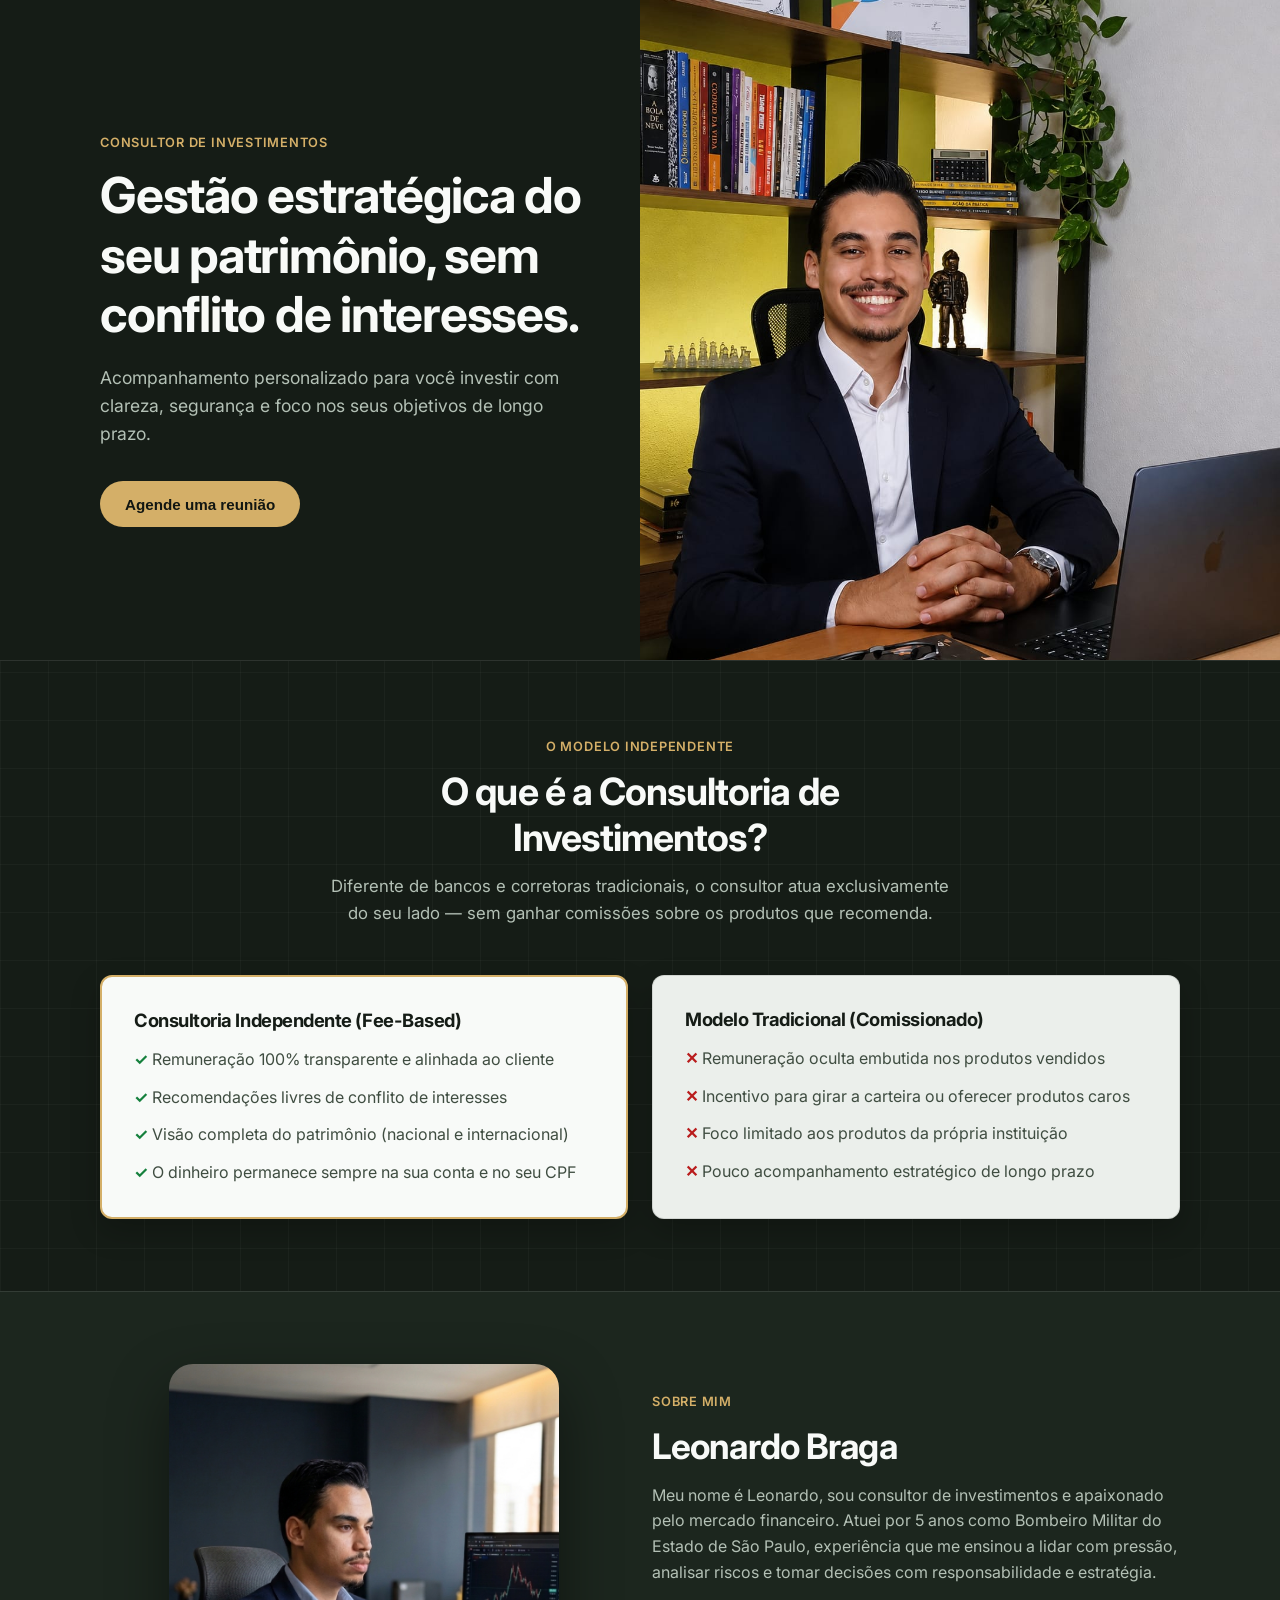
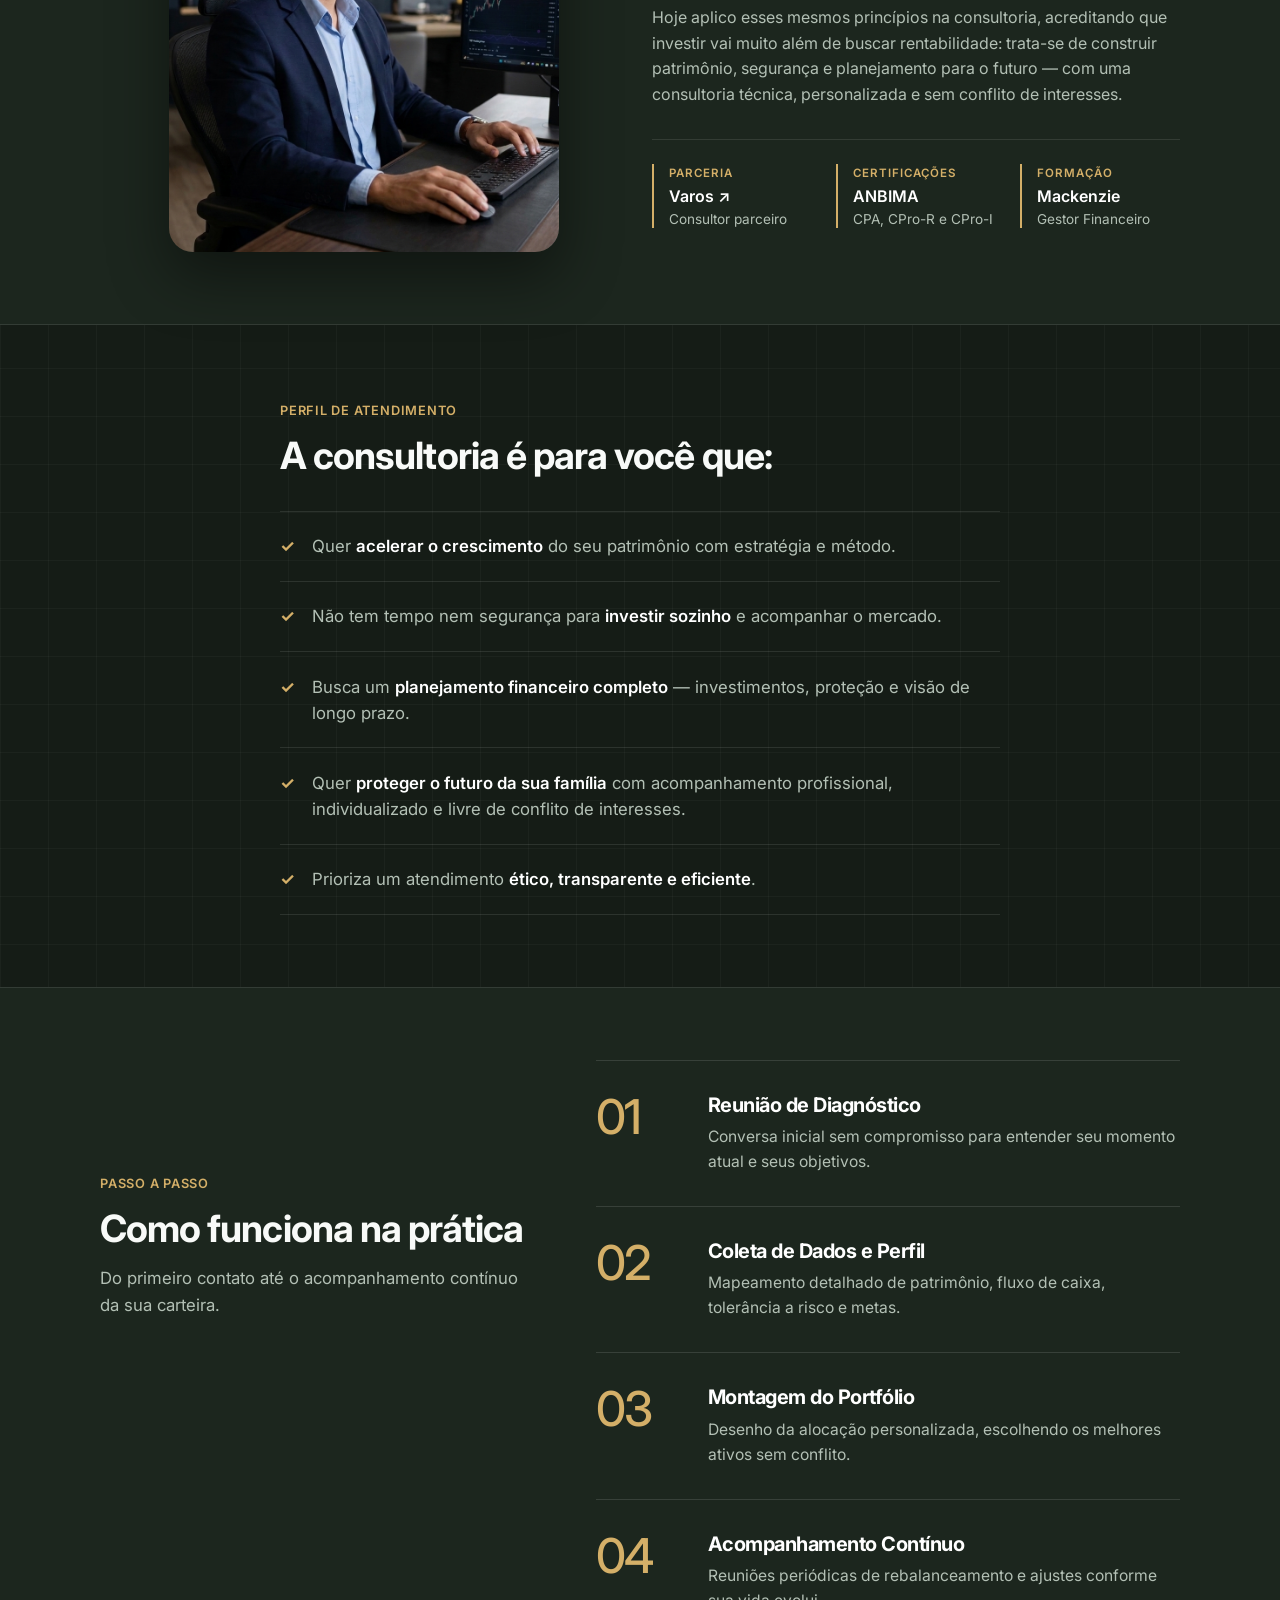
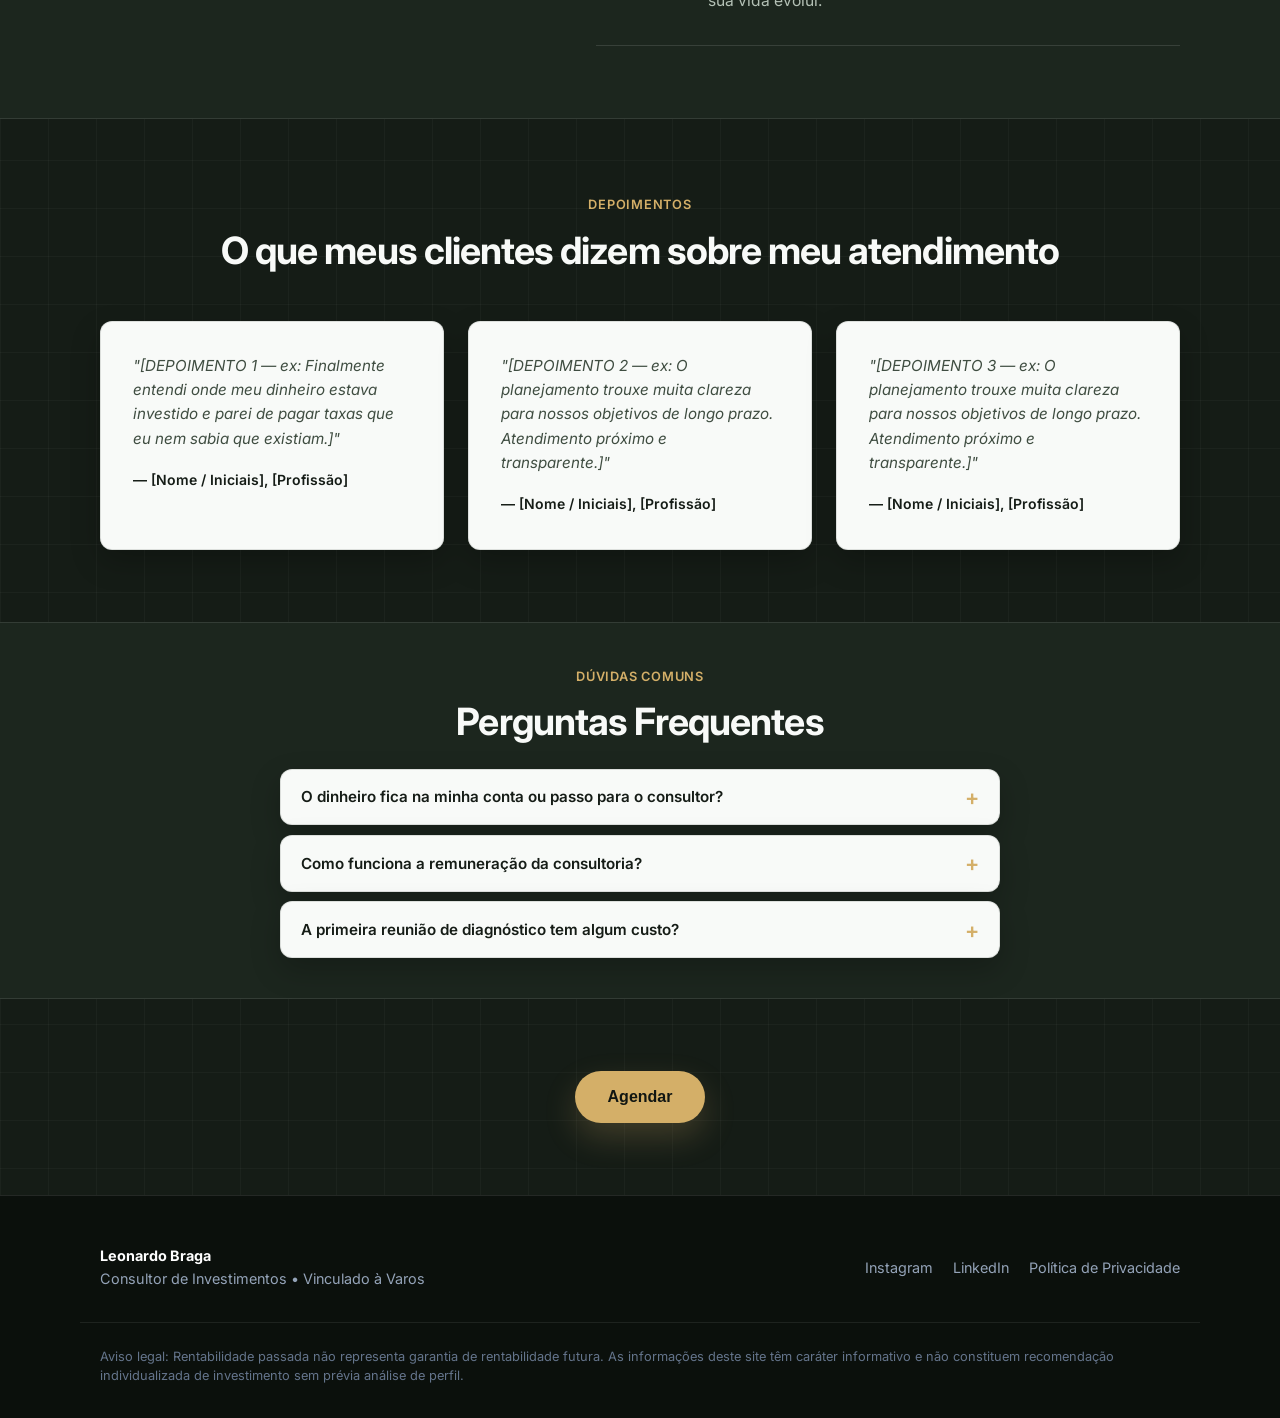
<file: index.html>
<!DOCTYPE html>
<html lang="pt-BR">

<head>
  <meta charset="UTF-8" />
  <meta name="viewport" content="width=device-width, initial-scale=1.0" />
  <meta name="description"
    content="Consultoria de investimentos independente e transparente. Planejamento patrimonial sob medida para proteger e multiplicar seu patrimônio." />
  <title>Leonardo Braga | Consultoria de Investimentos</title>

  <!-- Fonte: Inter (fallback estilo San Francisco para Android/Windows) -->
  <link rel="preconnect" href="https://fonts.googleapis.com" />
  <link rel="preconnect" href="https://fonts.gstatic.com" crossorigin />
  <link href="https://fonts.googleapis.com/css2?family=Inter:wght@400;500;600;700&display=swap" rel="stylesheet" />

  <link rel="stylesheet" href="css/styles.css" />
</head>

<body>
  <!-- 1. Navbar Fixa (comentada temporariamente) -->
  <!--
  <header class="navbar">
    <div class="container navbar__content">
      <a href="#" class="navbar__brand">Leonardo Braga</a>

      <button id="nav-toggle" class="navbar__toggle" type="button" aria-label="Abrir menu" aria-expanded="false"
        aria-controls="nav-menu">
        ☰
      </button>

      <nav id="nav-menu" class="navbar__menu" aria-label="Navegação principal">
        <a href="#consultoria">Consultoria</a>
        <a href="#sobre">Quem sou eu</a>
        <a href="#como-funciona">Como funciona</a>
        <a href="#faq">FAQ</a>
        <a href="#agendar" class="btn btn--primary btn--sm">Agendar reunião</a>
      </nav>
    </div>
  </header>
  -->

  <main>
    <!-- 2. Hero (Primeira Dobra) -->
    <section class="hero" id="inicio">
      <div class="container hero__grid">
        <div class="hero__text">
          <span class="badge">
            Consultor de Investimentos
          </span>
          <h1>Gestão estratégica do seu patrimônio, sem conflito de interesses.</h1>
          <p class="hero__subtitle">
            Acompanhamento personalizado para você investir com clareza,
            segurança e foco nos seus objetivos de longo prazo.
          </p>
          <div class="hero__actions">
            <button type="button" class="btn btn--primary" data-open-modal="lead-modal">
              Agende uma reunião
            </button>
          </div>
        </div>

        <div class="hero__media">
          <img src="images/consultor-hero.jpeg" alt="[NOME DO CONSULTOR] — Consultor de Investimentos"
            class="hero__photo" />
        </div>

    </section>

    <!-- 3. O que é a Consultoria & Diferencial -->
    <section class="section" id="consultoria">
      <div class="container">
        <div class="section__header">
          <span class="eyebrow">O Modelo Independente</span>
          <h2>O que é a Consultoria de Investimentos?</h2>
          <p>
            Diferente de bancos e corretoras tradicionais, o consultor atua
            exclusivamente do seu lado — sem ganhar comissões sobre os produtos
            que recomenda.
          </p>
        </div>

        <div class="comparison-grid">
          <article class="card card--highlight">
            <h3>Consultoria Independente (Fee-Based)</h3>
            <ul class="check-list">
              <li>Remuneração 100% transparente e alinhada ao cliente</li>
              <li>Recomendações livres de conflito de interesses</li>
              <li>Visão completa do patrimônio (nacional e internacional)</li>
              <li>O dinheiro permanece sempre na sua conta e no seu CPF</li>
            </ul>
          </article>

          <article class="card card--muted">
            <h3>Modelo Tradicional (Comissionado)</h3>
            <ul class="cross-list">
              <li>Remuneração oculta embutida nos produtos vendidos</li>
              <li>Incentivo para girar a carteira ou oferecer produtos caros</li>
              <li>Foco limitado aos produtos da própria instituição</li>
              <li>Pouco acompanhamento estratégico de longo prazo</li>
            </ul>
          </article>
        </div>
      </div>
    </section>

    <!-- 4. Quem sou eu -->
    <section class="section section--alt" id="sobre">
      <div class="container about-grid">
        <div class="about__media">
          <img src="images/consultor-sobre.jpg" alt="Leonardo Braga analisando gráficos e portfólios de investimentos"
            class="hero__photo" loading="lazy" />
        </div>

        <div class="about__content">
          <span class="eyebrow">Sobre mim</span>
          <h2>Leonardo Braga</h2>
          <p>
            Meu nome é Leonardo, sou consultor de investimentos e apaixonado pelo
            mercado financeiro. Atuei por 5 anos como Bombeiro Militar do Estado de
            São Paulo, experiência que me ensinou a lidar com pressão, analisar
            riscos e tomar decisões com responsabilidade e estratégia.
          </p>
          <p>
            Hoje aplico esses mesmos princípios na consultoria, acreditando que
            investir vai muito além de buscar rentabilidade: trata-se de construir
            patrimônio, segurança e planejamento para o futuro — com uma consultoria
            técnica, personalizada e sem conflito de interesses.
          </p>

          <div class="credentials-grid">
            <a href="https://varos.com.br" target="_blank" rel="noopener noreferrer"
              class="credential-item credential-item--link">
              <span class="credential-item__label">Parceria</span>
              <strong>Varos <span aria-hidden="true">↗</span></strong>
              <span class="credential-item__desc">Consultor parceiro</span>
            </a>

            <div class="credential-item">
              <span class="credential-item__label">Certificações</span>
              <strong>ANBIMA</strong>
              <span class="credential-item__desc">CPA, CPro-R e CPro-I</span>
            </div>

            <div class="credential-item">
              <span class="credential-item__label">Formação</span>
              <strong>Mackenzie</strong>
              <span class="credential-item__desc">Gestor Financeiro</span>
            </div>
          </div>
        </div>
      </div>
    </section>

    <!-- 5. Para quem é -->
    <section class="section" id="para-quem">
      <div class="container container--narrow">
        <div class="section__header section__header--left">
          <span class="eyebrow">Perfil de Atendimento</span>
          <h2>A consultoria é para você que:</h2>
        </div>

        <ul class="audience-list">
          <li>Quer <strong>acelerar o crescimento</strong> do seu patrimônio com estratégia e método.</li>
          <li>Não tem tempo nem segurança para <strong>investir sozinho</strong> e acompanhar o mercado.</li>
          <li>Busca um <strong>planejamento financeiro completo</strong> — investimentos, proteção e visão de longo
            prazo.</li>
          <li>Quer <strong>proteger o futuro da sua família</strong> com acompanhamento profissional, individualizado e
            livre de conflito de interesses.</li>
          <li>Prioriza um atendimento <strong>ético, transparente e eficiente</strong>.</li>
        </ul>
      </div>
    </section>

    <!-- 6. Etapas após a reunião -->
    <section class="section section--alt" id="como-funciona">
      <div class="container">
        <div class="section__header">
          <span class="eyebrow">Passo a Passo</span>
          <h2>Como funciona na prática</h2>
          <p>Do primeiro contato até o acompanhamento contínuo da sua carteira.</p>
        </div>

        <ol class="steps-grid">
          <li class="step-card">
            <span class="step-card__number">01</span>
            <h3>Reunião de Diagnóstico</h3>
            <p>Conversa inicial sem compromisso para entender seu momento atual e seus objetivos.</p>
          </li>

          <li class="step-card">
            <span class="step-card__number">02</span>
            <h3>Coleta de Dados e Perfil</h3>
            <p>Mapeamento detalhado de patrimônio, fluxo de caixa, tolerância a risco e metas.</p>
          </li>

          <li class="step-card">
            <span class="step-card__number">03</span>
            <h3>Montagem do Portfólio</h3>
            <p>Desenho da alocação personalizada, escolhendo os melhores ativos sem conflito.</p>
          </li>

          <li class="step-card">
            <span class="step-card__number">04</span>
            <h3>Acompanhamento Contínuo</h3>
            <p>Reuniões periódicas de rebalanceamento e ajustes conforme sua vida evolui.</p>
          </li>
        </ol>
      </div>
    </section>

    <!-- 7. Depoimentos -->
    <section class="section" id="depoimentos">
      <div class="container">
        <div class="section__header">
          <span class="eyebrow">Depoimentos</span>
          <h2>O que meus clientes dizem sobre meu atendimento</h2>
        </div>

        <div class="cards-grid">
          <blockquote class="card testimonial">
            <p>
              "[DEPOIMENTO 1 — ex: Finalmente entendi onde meu dinheiro estava
              investido e parei de pagar taxas que eu nem sabia que existiam.]"
            </p>
            <cite>— [Nome / Iniciais], [Profissão]</cite>
          </blockquote>

          <blockquote class="card testimonial">
            <p>
              "[DEPOIMENTO 2 — ex: O planejamento trouxe muita clareza para
              nossos objetivos de longo prazo. Atendimento próximo e transparente.]"
            </p>
            <cite>— [Nome / Iniciais], [Profissão]</cite>
          </blockquote>
          <blockquote class="card testimonial">
            <p>
              "[DEPOIMENTO 3 — ex: O planejamento trouxe muita clareza para
              nossos objetivos de longo prazo. Atendimento próximo e transparente.]"
            </p>
            <cite>— [Nome / Iniciais], [Profissão]</cite>
          </blockquote>
        </div>
      </div>
    </section>

    <!-- Próximas seções entram aqui -->
  </main>
  <!-- 8. Perguntas Frequentes (FAQ) -->
  <section class="section section--alt" id="faq">
    <div class="container container--narrow">
      <div class="section__header">
        <span class="eyebrow">Dúvidas Comuns</span>
        <h2>Perguntas Frequentes</h2>
      </div>

      <div class="faq-list">
        <div class="faq-item">
          <button class="faq-question" type="button" aria-expanded="false">
            <span>O dinheiro fica na minha conta ou passo para o consultor?</span>
            <span class="faq-icon" aria-hidden="true">+</span>
          </button>
          <div class="faq-answer" hidden>
            <p>
              O dinheiro permanece 100% do tempo na sua conta, no seu CPF e na
              instituição financeira da sua preferência. O consultor nunca tem
              acesso para movimentar seus recursos.
            </p>
          </div>
        </div>

        <div class="faq-item">
          <button class="faq-question" type="button" aria-expanded="false">
            <span>Como funciona a remuneração da consultoria?</span>
            <span class="faq-icon" aria-hidden="true">+</span>
          </button>
          <div class="faq-answer" hidden>
            <p>
              No modelo independente (fee-based), a remuneração é transparente e
              acordada diretamente com você, sem comissões ocultas de bancos ou
              corretoras.
            </p>
          </div>
        </div>

        <div class="faq-item">
          <button class="faq-question" type="button" aria-expanded="false">
            <span>A primeira reunião de diagnóstico tem algum custo?</span>
            <span class="faq-icon" aria-hidden="true">+</span>
          </button>
          <div class="faq-answer" hidden>
            <p>
              Não. A reunião inicial é gratuita e sem compromisso, justamente
              para entendermos seu momento e avaliarmos se a consultoria faz
              sentido para você.
            </p>
          </div>
        </div>
      </div>
    </div>
  </section>

  <section class="section" id="agendar">
    <div class="container container--narrow">
      <div class="cta-actions">
        <button type="button" class="btn btn--primary" data-open-modal="lead-modal">
          Agendar
        </button>
      </div>
    </div>
  </section>

  <!-- Modal do Formulário de Agendamento -->
  <dialog id="lead-modal" class="modal" aria-labelledby="modal-title">
    <div class="modal__card">
      <div class="modal__header">
        <div>
          <span class="eyebrow">Reunião</span>
          <h3 id="modal-title">Informe seus dados</h3>
        </div>
        <button type="button" class="modal__close" data-close-modal aria-label="Fechar janela">
          ✕
        </button>
      </div>

      <form id="lead-form" class="lead-form" novalidate>
        <!-- Campo Honeypot (invisível para humanos, bloqueia bots) -->
        <div class="hp-field" aria-hidden="true">
          <label for="website">Website</label>
          <input type="text" id="website" name="website" tabindex="-1" autocomplete="off" />
        </div>

        <div class="form-group">
          <label for="nome">Nome completo *</label>
          <input type="text" id="nome" name="nome" required placeholder="Seu nome" autocomplete="name" />
        </div>

        <div class="form-row">
          <div class="form-group">
            <label for="whatsapp">WhatsApp *</label>
            <input type="tel" id="whatsapp" name="whatsapp" required placeholder="(11) 99999-9999" autocomplete="tel" />
          </div>

          <div class="form-group">
            <label for="email">E-mail *</label>
            <input type="email" id="email" name="email" required placeholder="voce@email.com" autocomplete="email" />
          </div>
        </div>

        <div class="form-row">
          <div class="form-group">
            <label for="patrimonio">Patrimônio investido</label>
            <select id="patrimonio" name="patrimonio">
              <option value="ate-100k">R$ 50 mil a R$ 100 mil</option>
              <option value="100k-300k">R$ 100 mil a R$ 300 mil</option>
              <option value="300k-1m">R$ 300 mil a R$ 1 milhão</option>
              <option value="acima-1m">Acima de R$ 1 milhão</option>
            </select>
          </div>

          <div class="form-group">
            <label for="objetivo">Principal objetivo</label>
            <select id="objetivo" name="objetivo">
              <option value="organizar-carteira">Organizar e otimizar carteira</option>
              <option value="comecar-investir">Começar a investir com método</option>
              <option value="independencia">Independência financeira / aposentadoria</option>
              <option value="protecao">Proteção patrimonial e diversificação</option>
            </select>
          </div>
        </div>

        <div class="form-group form-group--checkbox">
          <input type="checkbox" id="lgpd" name="lgpd" required />
          <label for="lgpd">
            Concordo com a <a href="privacypolicy.html" target="_blank" rel="noopener">Política de Privacidade</a>
            e autorizo o contato para agendamento da reunião. *
          </label>
        </div>

        <button type="submit" id="submit-btn" class="btn btn--primary btn--full">
          Solicitar agendamento
        </button>

        <p id="form-status" class="form-status" role="status" aria-live="polite"></p>
      </form>
    </div>
  </dialog>

  <!-- 10. Rodapé -->
  <footer class="footer">
    <div class="container footer__content">
      <div>
        <strong>Leonardo Braga</strong>
        <p class="footer__copy">
          Consultor de Investimentos • Vinculado à
          <a href="https://varos.com.br" target="_blank" rel="noopener noreferrer" class="brand-link">Varos</a>
        </p>
      </div>

      <div class="footer__links">
        <a href="[LINK INSTAGRAM]" target="_blank" rel="noopener">Instagram</a>
        <a href="[LINK LINKEDIN]" target="_blank" rel="noopener">LinkedIn</a>
        <a href="politica-de-privacidade.html">Política de Privacidade</a>
      </div>
    </div>

    <div class="container">
      <p class="footer__disclaimer">
        Aviso legal: Rentabilidade passada não representa garantia de rentabilidade
        futura. As informações deste site têm caráter informativo e não constituem
        recomendação individualizada de investimento sem prévia análise de perfil.
      </p>
    </div>
  </footer>

  <script src="js/main.js" defer></script>
</body>

</html>
</file>
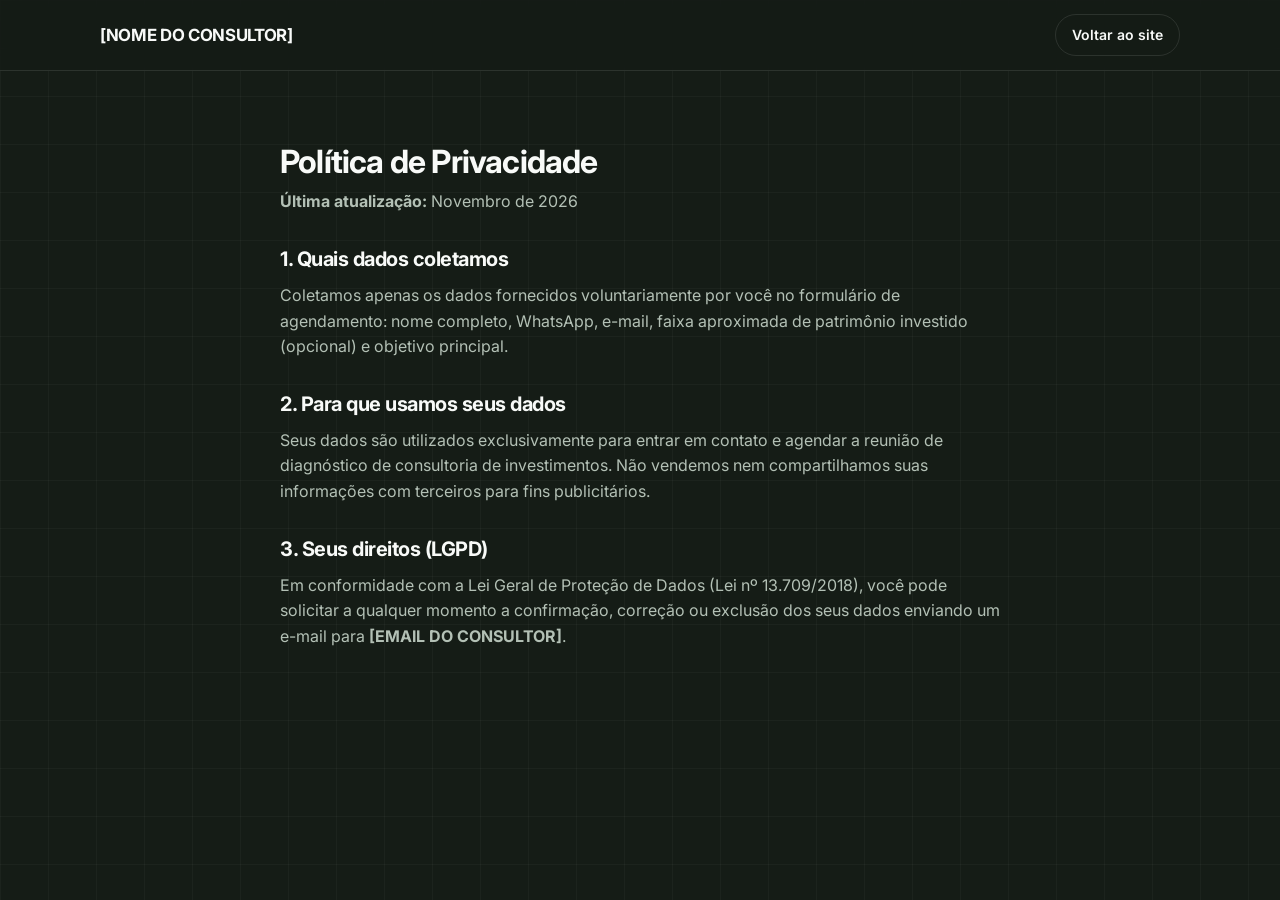
<file: privacypolicy.html>
<!DOCTYPE html>
<html lang="pt-BR">
<head>
  <meta charset="UTF-8" />
  <meta name="viewport" content="width=device-width, initial-scale=1.0" />
  <title>Política de Privacidade | [NOME DO CONSULTOR]</title>
  <link rel="preconnect" href="https://fonts.googleapis.com" />
  <link rel="preconnect" href="https://fonts.gstatic.com" crossorigin />
  <link
    href="https://fonts.googleapis.com/css2?family=Inter:wght@400;500;600;700&display=swap"
    rel="stylesheet"
  />
  <link rel="stylesheet" href="css/styles.css" />
</head>
<body>
  <header class="navbar">
    <div class="container navbar__content">
      <a href="index.html" class="navbar__brand">[NOME DO CONSULTOR]</a>
      <a href="index.html" class="btn btn--outline btn--sm">Voltar ao site</a>
    </div>
  </header>

  <main class="section">
    <div class="container container--narrow legal-page">
      <h1>Política de Privacidade</h1>
      <p><strong>Última atualização:</strong> Novembro de 2026</p>

      <h2>1. Quais dados coletamos</h2>
      <p>
        Coletamos apenas os dados fornecidos voluntariamente por você no formulário
        de agendamento: nome completo, WhatsApp, e-mail, faixa aproximada de
        patrimônio investido (opcional) e objetivo principal.
      </p>

      <h2>2. Para que usamos seus dados</h2>
      <p>
        Seus dados são utilizados exclusivamente para entrar em contato e agendar
        a reunião de diagnóstico de consultoria de investimentos. Não vendemos nem
        compartilhamos suas informações com terceiros para fins publicitários.
      </p>

      <h2>3. Seus direitos (LGPD)</h2>
      <p>
        Em conformidade com a Lei Geral de Proteção de Dados (Lei nº 13.709/2018),
        você pode solicitar a qualquer momento a confirmação, correção ou exclusão
        dos seus dados enviando um e-mail para <strong>[EMAIL DO CONSULTOR]</strong>.
      </p>
    </div>
  </main>
</body>
</html>
</file>
<file: css/styles.css>
/* ==========================================================================
   1. Variáveis (Design System)
   ========================================================================== */
:root {
    --font-sans: -apple-system, BlinkMacSystemFont, "SF Pro Display", "SF Pro Text", "Inter", sans-serif;

    /* Paleta sóbria (Wealth / Consultoria) */
    --color-bg: #ffffff;
    --color-bg-alt: #f8fafc;
    --color-navy: #0b1f3a;
    --color-navy-light: #142f54;
    --color-text: #1e293b;
    --color-text-muted: #475569;
    --color-border: #e2e8f0;
    --color-accent: #b89352;
    /* Dourado sóbrio para detalhes */
    --color-accent-hover: #a07d40;

    --radius-sm: 8px;
    --radius-md: 12px;
    --radius-lg: 16px;
    --shadow-sm: 0 1px 3px rgba(11, 31, 58, 0.06);
    --shadow-md: 0 10px 25px rgba(11, 31, 58, 0.08);
    --container-max: 1120px;
}

/* ==========================================================================
   2. Reset Moderno e Base
   ========================================================================== */
*,
*::before,
*::after {
    box-sizing: border-box;
    margin: 0;
    padding: 0;
}

html {
    scroll-behavior: smooth;
}

body {
    font-family: var(--font-sans);
    color: var(--color-text);
    background-color: var(--color-bg);
    line-height: 1.6;
    -webkit-font-smoothing: antialiased;
}

h1,
h2,
h3 {
    color: var(--color-navy);
    letter-spacing: -0.025em;
    line-height: 1.2;
}

a {
    color: inherit;
    text-decoration: none;
}

.container {
    width: 100%;
    max-width: var(--container-max);
    margin: 0 auto;
    padding: 0 1.25rem;
}

.container--narrow {
    max-width: 760px;
}

/* ==========================================================================
   3. Botões e Badges
   ========================================================================== */
.btn {
    display: inline-flex;
    align-items: center;
    justify-content: center;
    padding: 0.85rem 1.5rem;
    border-radius: var(--radius-sm);
    font-weight: 600;
    font-size: 0.95rem;
    border: 1.5px solid transparent;
    cursor: pointer;
    transition: background-color 0.2s, border-color 0.2s, transform 0.15s;
}

.btn--primary {
    background-color: var(--color-navy);
    color: #ffffff;
}

.btn--primary:hover {
    background-color: var(--color-navy-light);
    transform: translateY(-1px);
}

.btn--outline {
    border-color: var(--color-border);
    color: var(--color-navy);
    background-color: transparent;
}

.btn--outline:hover {
    border-color: var(--color-navy);
}

.btn--sm {
    padding: 0.55rem 1rem;
    font-size: 0.875rem;
}

.btn--full {
    width: 100%;
}

.badge,
.eyebrow {
    display: inline-block;
    font-size: 0.8rem;
    font-weight: 600;
    text-transform: uppercase;
    letter-spacing: 0.06em;
    color: var(--color-accent);
    margin-bottom: 0.75rem;
}

/* ==========================================================================
   4. Navbar Fixa (Mobile-first)
   ========================================================================== */
.navbar {
    position: sticky;
    top: 0;
    z-index: 100;
    background-color: rgba(255, 255, 255, 0.92);
    backdrop-filter: blur(10px);
    border-bottom: 1px solid var(--color-border);
}

.navbar__content {
    display: flex;
    align-items: center;
    justify-content: space-between;
    min-height: 70px;
}

.navbar__brand {
    font-weight: 700;
    font-size: 1.05rem;
    color: var(--color-navy);
    letter-spacing: -0.02em;
}

.navbar__toggle {
    background: none;
    border: 1px solid var(--color-border);
    border-radius: var(--radius-sm);
    padding: 0.4rem 0.65rem;
    font-size: 1.2rem;
    color: var(--color-navy);
    cursor: pointer;
}

.navbar__menu {
    display: none;
    position: absolute;
    top: 70px;
    left: 0;
    right: 0;
    background: #ffffff;
    border-bottom: 1px solid var(--color-border);
    padding: 1.25rem;
    flex-direction: column;
    gap: 1rem;
}

.navbar__menu.is-open {
    display: flex;
}

.navbar__menu a:not(.btn) {
    font-size: 0.95rem;
    font-weight: 500;
    color: var(--color-text-muted);
}

.navbar__menu a:not(.btn):hover {
    color: var(--color-navy);
}

/* ==========================================================================
   5. Hero (Primeira Dobra)
   ========================================================================== */
.hero {
    padding: 4rem 0;
    background: linear-gradient(180deg, var(--color-bg-alt) 0%, #ffffff 100%);
}

.hero__grid {
    display: grid;
    gap: 2.5rem;
    align-items: center;
}

.hero__text h1 {
    font-size: clamp(2rem, 4.5vw, 3.1rem);
    margin-bottom: 1.25rem;
}

.hero__subtitle {
    font-size: 1.1rem;
    color: var(--color-text-muted);
    margin-bottom: 2rem;
    max-width: 540px;
}

.hero__actions {
    display: flex;
    flex-wrap: wrap;
    gap: 0.85rem;
}

.photo-placeholder {
    aspect-ratio: 4 / 5;
    max-width: 380px;
    margin: 0 auto;
    border-radius: var(--radius-lg);
    background: linear-gradient(135deg, #e2e8f0 0%, #cbd5e1 100%);
    border: 1px dashed #94a3b8;
    display: flex;
    align-items: center;
    justify-content: center;
    text-align: center;
    color: var(--color-text-muted);
    font-size: 0.95rem;
    padding: 1.5rem;
}

/* ==========================================================================
   6. Seções Genéricas e Cards
   ========================================================================== */
.section {
    padding: 4.5rem 0;
}

.section--alt {
    background-color: var(--color-bg-alt);
}

.section--dark {
    background-color: var(--color-navy);
    color: #e2e8f0;
}

.section--dark h2,
.section--dark h3,
.section--dark label {
    color: #ffffff;
}

.section--dark p {
    color: #cbd5e1;
}

.section__header {
    max-width: 640px;
    margin: 0 auto 3rem;
    text-align: center;
}

.section__header h2 {
    font-size: clamp(1.65rem, 3.2vw, 2.35rem);
    margin-bottom: 0.85rem;
}

.section__header p {
    color: var(--color-text-muted);
    font-size: 1.05rem;
}

.comparison-grid,
.cards-grid,
.steps-grid,
.about-grid {
    display: grid;
    gap: 1.5rem;
}

.card {
    background: #ffffff;
    border: 1px solid var(--color-border);
    border-radius: var(--radius-md);
    padding: 2rem;
    box-shadow: var(--shadow-sm);
}

.card h3 {
    font-size: 1.15rem;
    margin-bottom: 0.75rem;
}

.card p {
    color: var(--color-text-muted);
    font-size: 0.95rem;
}

.card--highlight {
    border-color: var(--color-accent);
    box-shadow: var(--shadow-md);
}

.card--muted {
    background-color: var(--color-bg-alt);
}

.check-list,
.cross-list,
.credentials-list {
    list-style: none;
    display: grid;
    gap: 0.75rem;
    margin-top: 1rem;
}

.check-list li::before {
    content: "✓ ";
    color: #15803d;
    font-weight: 700;
}

.cross-list li::before {
    content: "✕ ";
    color: #b91c1c;
    font-weight: 700;
}

.credentials-list li::before {
    content: "• ";
    color: var(--color-accent);
    font-weight: 700;
}

/* ==========================================================================
   7. Etapas (Passo a Passo)
   ========================================================================== */
.steps-grid {
    list-style: none;
}

.step-card {
    background: #ffffff;
    border: 1px solid var(--color-border);
    border-radius: var(--radius-md);
    padding: 1.75rem;
}

.step-card__number {
    display: inline-block;
    font-size: 0.85rem;
    font-weight: 700;
    color: var(--color-accent);
    margin-bottom: 0.5rem;
}

.step-card h3 {
    font-size: 1.1rem;
    margin-bottom: 0.5rem;
}

.step-card p {
    color: var(--color-text-muted);
    font-size: 0.95rem;
}

/* ==========================================================================
   8. Quem sou eu e Depoimentos
   ========================================================================== */
.about-grid {
    align-items: center;
}

.about__content h2 {
    font-size: clamp(1.65rem, 3vw, 2.2rem);
    margin-bottom: 1rem;
}

.about__content p {
    color: var(--color-text-muted);
    margin-bottom: 1.25rem;
}

.testimonial p {
    font-style: italic;
    color: var(--color-text);
    margin-bottom: 1rem;
}

.testimonial cite {
    font-style: normal;
    font-size: 0.875rem;
    font-weight: 600;
    color: var(--color-navy);
}

/* ==========================================================================
   9. FAQ (Acordeão)
   ========================================================================== */
.faq-list {
    display: grid;
    gap: 0.85rem;
}

.faq-item {
    background: #ffffff;
    border: 1px solid var(--color-border);
    border-radius: var(--radius-md);
    overflow: hidden;
}

.faq-question {
    width: 100%;
    background: none;
    border: none;
    padding: 1.25rem 1.5rem;
    display: flex;
    justify-content: space-between;
    align-items: center;
    gap: 1rem;
    text-align: left;
    font-family: inherit;
    font-size: 1rem;
    font-weight: 600;
    color: var(--color-navy);
    cursor: pointer;
}

.faq-icon {
    font-size: 1.35rem;
    color: var(--color-accent);
    transition: transform 0.2s;
}

.faq-question[aria-expanded="true"] .faq-icon {
    transform: rotate(45deg);
}

.faq-answer {
    padding: 0 1.5rem 1.25rem;
    color: var(--color-text-muted);
    font-size: 0.95rem;
}

/* ==========================================================================
   10. Formulário de Agendamento e Segurança (Honeypot)
   ========================================================================== */
.lead-form {
    background: rgba(255, 255, 255, 0.05);
    border: 1px solid rgba(255, 255, 255, 0.12);
    border-radius: var(--radius-lg);
    padding: 2rem;
    display: grid;
    gap: 1.25rem;
}

.hp-field {
    position: absolute;
    left: -9999px;
    opacity: 0;
    pointer-events: none;
}

.form-row {
    display: grid;
    gap: 1.25rem;
}

.form-group {
    display: grid;
    gap: 0.45rem;
}

.form-group label {
    font-size: 0.875rem;
    font-weight: 500;
}

.form-group input,
.form-group select {
    width: 100%;
    padding: 0.8rem 0.95rem;
    border-radius: var(--radius-sm);
    border: 1px solid rgba(255, 255, 255, 0.2);
    background-color: #ffffff;
    color: var(--color-text);
    font-family: inherit;
    font-size: 0.95rem;
}

.form-group input:focus,
.form-group select:focus {
    outline: 2px solid var(--color-accent);
    outline-offset: 1px;
}

.form-group--checkbox {
    display: flex;
    align-items: flex-start;
    gap: 0.65rem;
}

.form-group--checkbox input {
    width: auto;
    margin-top: 0.25rem;
}

.form-group--checkbox a {
    text-decoration: underline;
    color: var(--color-accent);
}

.section--dark .btn--primary {
    background-color: var(--color-accent);
    color: #ffffff;
}

.section--dark .btn--primary:hover {
    background-color: var(--color-accent-hover);
}

.form-status {
    font-size: 0.9rem;
    text-align: center;
    min-height: 1.4rem;
}

.form-status--success {
    color: #86efac;
}

.form-status--error {
    color: #fca5a5;
}

/* ==========================================================================
   11. Rodapé e Página Legal
   ========================================================================== */
.footer {
    background-color: #071529;
    color: #94a3b8;
    padding: 3rem 0 2rem;
    font-size: 0.9rem;
}

.footer strong {
    color: #ffffff;
}

.footer__content {
    display: flex;
    flex-direction: column;
    gap: 1.5rem;
    padding-bottom: 2rem;
    border-bottom: 1px solid rgba(255, 255, 255, 0.08);
}

.footer__links {
    display: flex;
    flex-wrap: wrap;
    gap: 1.25rem;
}

.footer__links a:hover {
    color: #ffffff;
}

.footer__disclaimer {
    margin-top: 1.5rem;
    font-size: 0.8rem;
    line-height: 1.5;
    color: #64748b;
}

.legal-page h1 {
    margin-bottom: 0.5rem;
}

.legal-page h2 {
    font-size: 1.25rem;
    margin: 2rem 0 0.75rem;
}

.legal-page p {
    color: var(--color-text-muted);
    margin-bottom: 1rem;
}

/* ==========================================================================
   12. Responsivo (Tablet e Desktop)
   ========================================================================== */
@media (min-width: 768px) {
    .navbar__toggle {
        display: none;
    }

    .navbar__menu {
        display: flex;
        position: static;
        flex-direction: row;
        align-items: center;
        background: transparent;
        border: none;
        padding: 0;
        gap: 1.75rem;
    }

    .hero {
        padding: 5.5rem 0;
    }

    .hero__grid {
        grid-template-columns: 1.2fr 0.8fr;
    }

    .comparison-grid,
    .about-grid,
    .form-row {
        grid-template-columns: repeat(2, 1fr);
    }

    .cards-grid {
        grid-template-columns: repeat(auto-fit, minmax(260px, 1fr));
    }

    .steps-grid {
        grid-template-columns: repeat(2, 1fr);
    }

    .footer__content {
        flex-direction: row;
        justify-content: space-between;
        align-items: center;
    }
}

@media (min-width: 1024px) {
    .steps-grid {
        grid-template-columns: repeat(4, 1fr);
    }
}

/* ==========================================================================
   13. Animações (Hero em Cascata + Scroll Reveal)
   ========================================================================== */
@keyframes heroFadeUp {
    from {
        opacity: 0;
        transform: translateY(28px) scale(0.98);
    }

    to {
        opacity: 1;
        transform: translateY(0) scale(1);
    }
}

/* Entrada em cascata no Hero assim que a página carrega */
.hero__text .badge {
    animation: heroFadeUp 0.7s cubic-bezier(0.22, 1, 0.36, 1) both;
}

.hero__text h1 {
    animation: heroFadeUp 0.8s cubic-bezier(0.22, 1, 0.36, 1) 0.12s both;
}

.hero__subtitle {
    animation: heroFadeUp 0.8s cubic-bezier(0.22, 1, 0.36, 1) 0.24s both;
}

.hero__actions {
    animation: heroFadeUp 0.8s cubic-bezier(0.22, 1, 0.36, 1) 0.36s both;
}

.hero__media {
    animation: heroFadeUp 0.9s cubic-bezier(0.22, 1, 0.36, 1) 0.28s both;
}

/* Scroll Reveal intensificado */
.reveal {
    opacity: 0;
    transform: translateY(36px) scale(0.97);
    transition: opacity 0.75s cubic-bezier(0.22, 1, 0.36, 1),
        transform 0.75s cubic-bezier(0.22, 1, 0.36, 1);
}

.reveal.is-visible {
    opacity: 1;
    transform: translateY(0) scale(1);
}

/* Efeito cascata nos cards lado a lado */
.cards-grid .reveal:nth-child(2),
.comparison-grid .reveal:nth-child(2),
.steps-grid .reveal:nth-child(2) {
    transition-delay: 0.12s;
}

.cards-grid .reveal:nth-child(3),
.steps-grid .reveal:nth-child(3) {
    transition-delay: 0.24s;
}

.steps-grid .reveal:nth-child(4) {
    transition-delay: 0.36s;
}

/* Respeita preferência de acessibilidade do usuário */
@media (prefers-reduced-motion: reduce) {

    .hero__text .badge,
    .hero__text h1,
    .hero__subtitle,
    .hero__actions,
    .hero__media {
        animation: none;
    }

    .reveal {
        opacity: 1;
        transform: none;
        transition: none;
    }
}

/* ==========================================================================
   14. Tema Escuro Olive Green (Private Banking / Wealth)
   ========================================================================== */
:root {
    --color-bg: #151c16;
    --color-bg-alt: #1c261e;
    --color-navy: #f8faf8;
    --color-navy-light: #e2e8e3;
    --color-text: #e6ece7;
    --color-text-muted: #b3c0b5;
    --color-border: rgba(255, 255, 255, 0.1);
    --color-accent: #d4af68;
    --color-accent-hover: #c09a52;
}

.navbar {
    background-color: rgba(21, 28, 22, 0.88);
}

.navbar__menu {
    background-color: #1c261e;
}

.hero {
    background: radial-gradient(circle at top right, #2a392c 0%, #151c16 65%);
}

.card,
.step-card,
.faq-item {
    background-color: #232f25;
}

.card--muted {
    background-color: #19221a;
}

.photo-placeholder {
    background: linear-gradient(135deg, #2a392c 0%, #1c261e 100%);
    border-color: rgba(212, 175, 104, 0.4);
    color: #e6ece7;
}

.btn--primary {
    background-color: var(--color-accent);
    color: #111612;
}

.btn--primary:hover {
    background-color: var(--color-accent-hover);
}

.section--dark {
    background-color: #101611;
}

.footer {
    background-color: #0b100c;
    border-top: 1px solid var(--color-border);
}

.form-group input,
.form-group select {
    background-color: #1c261e;
    color: #f8faf8;
    border-color: rgba(255, 255, 255, 0.18);
}

.form-group input::placeholder {
    color: #96a699;
}

/* Campos do formulário adaptados ao tema escuro */
.form-group input,
.form-group select {
    background-color: #1e293b;
    color: #f8fafc;
    border-color: rgba(255, 255, 255, 0.18);
}

.form-group input::placeholder {
    color: #94a3b8;
}

/* Texto do espaço reservado para a foto */
.photo-placeholder {
    color: #e2e8f0;
}

/* ==========================================================================
   15. Textura Sutil no Fundo + Seções Arredondadas (Sem Corte Seco)
   ========================================================================== */
body {
    background-color: var(--color-bg);
    background-image:
        linear-gradient(rgba(255, 255, 255, 0.03) 1px, transparent 1px),
        linear-gradient(90deg, rgba(255, 255, 255, 0.03) 1px, transparent 1px);
    background-size: 48px 48px;
}

.section--alt,
.section--dark {
    border-top: 1px solid var(--color-border);
    border-bottom: 1px solid var(--color-border);
}

.hero {
    border-bottom-left-radius: 32px;
    border-bottom-right-radius: 32px;
}

.hero__photo {
    width: 100%;
    max-width: 390px;
    aspect-ratio: 4 / 5;
    object-fit: cover;
    object-position: top center;
    border-radius: 24px;
    box-shadow: 0 24px 60px rgba(0, 0, 0, 0.45);
    display: block;
    margin: 0 auto;
}

/* Corrige o fundo do menu no desktop e deixa botões em formato pílula */
@media (min-width: 768px) {
    .navbar__menu {
        background-color: transparent;
    }
}

.btn {
    border-radius: 999px;
}

.navbar__menu a:not(.btn) {
    padding: 0.45rem 0.85rem;
    border-radius: 999px;
    transition: background-color 0.2s, color 0.2s;
}

.navbar__menu a:not(.btn):hover {
    background-color: rgba(255, 255, 255, 0.08);
    color: #ffffff;
}

/* Credenciais tipográficas (Formação, Certificações e Parceria) */
.credentials-grid {
    display: grid;
    gap: 1.25rem;
    margin-top: 2rem;
    padding-top: 1.5rem;
    border-top: 1px solid var(--color-border);
}

.credential-item {
    display: flex;
    flex-direction: column;
    gap: 0.2rem;
    padding-left: 0.95rem;
    border-left: 2px solid var(--color-accent);
}

.credential-item__label {
    font-size: 0.72rem;
    font-weight: 600;
    text-transform: uppercase;
    letter-spacing: 0.08em;
    color: var(--color-accent);
}

.credential-item strong {
    color: #ffffff;
    font-size: 1rem;
    font-weight: 600;
    line-height: 1.3;
    transition: color 0.2s;
}

.credential-item__desc {
    font-size: 0.85rem;
    color: var(--color-text-muted);
    line-height: 1.35;
}

.credential-item--link:hover strong {
    color: var(--color-accent);
}

@media (min-width: 600px) {
    .credentials-grid {
        grid-template-columns: repeat(3, 1fr);
        gap: 1.5rem;
    }
}

/* ==========================================================================
   16. Hero Split-Screen 50/50 (Private Banking)
   ========================================================================== */
.hero {
    border-radius: 0;
    background: var(--color-bg);
    border-bottom: 1px solid var(--color-border);
}

.hero .hero__photo {
    object-position: center 42%;
}

@media (min-width: 900px) {
    .hero {
        padding: 0;
    }

    .hero .container.hero__grid {
        max-width: none;
        padding: 0;
        gap: 0;
        grid-template-columns: 1fr 1fr;
        min-height: 0;
        height: clamp(520px, 75vh, 660px);
        align-items: stretch;
    }

    .hero__text {
        display: flex;
        flex-direction: column;
        justify-content: center;
        padding: 3.5rem 3.5rem 3.5rem max(2rem, calc((100vw - var(--container-max)) / 2 + 1.25rem));
    }

    .hero__media {
        height: 100%;
        overflow: hidden;
    }

    .hero .hero__photo {
        width: 100%;
        height: 100%;
        max-width: none;
        aspect-ratio: auto;
        border-radius: 0;
        border: none;
        box-shadow: none;
        object-fit: cover;
        object-position: center 45%;
    }
}

/* ==========================================================================
   17. Seção "Para quem é" (Estilo Checklist Editorial)
   ========================================================================== */
.section__header--left {
    text-align: left;
    margin-left: 0;
    margin-bottom: 2rem;
}

.audience-list {
    list-style: none;
    display: grid;
}

.audience-list li {
    position: relative;
    padding: 1.35rem 0 1.35rem 2rem;
    border-top: 1px solid rgba(255, 255, 255, 0.1);
    color: var(--color-text-muted);
    font-size: 1.05rem;
    line-height: 1.55;
}

.audience-list li:last-child {
    border-bottom: 1px solid rgba(255, 255, 255, 0.1);
}

.audience-list li::before {
    content: "✓";
    position: absolute;
    left: 0;
    top: 1.35rem;
    color: var(--color-accent);
    font-weight: 700;
}

.audience-list strong {
    color: #ffffff;
    font-weight: 600;
}

/* ==========================================================================
   18. Cards Claros (Off-White) sobre Fundo Olive Green
   ========================================================================== */
.card,
.step-card,
.faq-item {
    background-color: #f8faf8;
    border-color: rgba(21, 28, 22, 0.12);
    box-shadow: 0 12px 30px rgba(0, 0, 0, 0.22);
}

.card--muted {
    background-color: #ebefeb;
}

.card--highlight {
    border: 2px solid var(--color-accent);
}

.card h3,
.step-card h3,
.faq-question,
.testimonial cite {
    color: #151c16;
}

.card p,
.card li,
.step-card p,
.faq-answer,
.testimonial p {
    color: #3f4d41;
}

.step-card__number {
    color: #9e7b38;
}

/* ==========================================================================
   19. Seção "Como funciona na prática" (Editorial 2 Colunas — Opção 2)
   ========================================================================== */
#como-funciona .section__header {
    text-align: left;
    margin: 0 0 2.5rem 0;
}

#como-funciona .steps-grid {
    grid-template-columns: 1fr;
    gap: 0;
}

#como-funciona .step-card {
    background: transparent;
    border: none;
    border-radius: 0;
    box-shadow: none;
    border-top: 1px solid rgba(255, 255, 255, 0.12);
    padding: 2rem 0;
    display: grid;
    grid-template-columns: 64px 1fr;
    column-gap: 1.5rem;
    align-items: start;
}

#como-funciona .step-card:last-child {
    border-bottom: 1px solid rgba(255, 255, 255, 0.12);
}

#como-funciona .step-card__number {
    grid-row: span 2;
    font-size: 2rem;
    font-weight: 600;
    line-height: 1;
    color: var(--color-accent);
    margin: 0;
    letter-spacing: -0.03em;
}

#como-funciona .step-card h3 {
    color: #ffffff;
    font-size: 1.25rem;
    margin-bottom: 0.45rem;
}

#como-funciona .step-card p {
    color: var(--color-text-muted);
    font-size: 0.98rem;
}

@media (min-width: 900px) {
    #como-funciona .container {
        display: grid;
        grid-template-columns: 0.85fr 1.15fr;
        gap: 4rem;
        align-items: start;
    }

    #como-funciona .section__header {
        position: sticky;
        top: 110px;
        margin-bottom: 0;
    }
}

/* Números maiores + entrada em sequência pela direita */
#como-funciona {
    overflow-x: hidden;
}

#como-funciona .step-card {
    grid-template-columns: 88px 1fr;
}

#como-funciona .step-card__number {
    font-size: 3rem;
    font-weight: 500;
}

#como-funciona .step-card.reveal {
    transform: translateX(48px);
}

#como-funciona .step-card.reveal.is-visible {
    transform: translateX(0);
}

/* ==========================================================================
   20. Seção CTA Final + Modal de Agendamento (<dialog>)
   ========================================================================== */

.cta-actions {
    display: flex;
    justify-content: center;
}

#agendar .btn--primary {
    background-color: var(--color-accent);
    color: #111612;
    padding: 1rem 2rem;
    font-size: 1rem;
    box-shadow: 0 14px 32px rgba(212, 175, 104, 0.22);
}

#agendar .btn--primary:hover {
    background-color: var(--color-accent-hover);
}

.modal {
    margin: auto;
    padding: 0;
    border: none;
    background: transparent;
    width: min(92vw, 620px);
    max-width: none;
    max-height: 90vh;
    overflow: visible;
    opacity: 0;
    transform: translateY(16px) scale(0.97);
    transition:
        opacity 0.45s ease,
        transform 0.45s cubic-bezier(0.22, 1, 0.36, 1),
        overlay 0.45s allow-discrete,
        display 0.45s allow-discrete;
}

.modal[open] {
    opacity: 1;
    transform: translateY(0) scale(1);
}

.modal::backdrop {
    background: rgba(11, 16, 12, 0.78);
    backdrop-filter: blur(6px);
    opacity: 0;
    transition:
        opacity 0.45s ease,
        overlay 0.45s allow-discrete,
        display 0.45s allow-discrete;
}

.modal[open]::backdrop {
    opacity: 1;
}

@starting-style {
    .modal[open] {
        opacity: 0;
        transform: translateY(16px) scale(0.97);
    }

    .modal[open]::backdrop {
        opacity: 0;
    }
}

.modal__card {
    background-color: #f8faf8;
    border: 1.5px solid rgba(212, 175, 104, 0.55);
    border-radius: 20px;
    box-shadow: 0 24px 60px rgba(0, 0, 0, 0.5), 0 0 0 6px rgba(212, 175, 104, 0.08);
    padding: 2rem;
    max-height: 90vh;
    overflow-y: auto;
}

.modal__header {
    display: flex;
    align-items: flex-start;
    justify-content: space-between;
    gap: 1rem;
    margin-bottom: 1.5rem;
}

.modal__header .eyebrow {
    margin-bottom: 0.25rem;
    color: #8f6d2e;
}

.modal__header h3 {
    color: #151c16;
    font-size: 1.45rem;
}

.modal__close {
    width: 36px;
    height: 36px;
    border-radius: 999px;
    border: 1px solid #cbd5ce;
    background: #ffffff;
    color: #151c16;
    font-size: 1rem;
    display: inline-flex;
    align-items: center;
    justify-content: center;
    cursor: pointer;
    flex-shrink: 0;
    transition: background-color 0.2s, border-color 0.2s;
}

.modal__close:hover {
    background-color: #ebefeb;
    border-color: #151c16;
}

.modal .lead-form {
    background: transparent;
    border: none;
    padding: 0;
}

.modal .lead-form label {
    color: #151c16;
    font-weight: 600;
}

.modal .form-group input,
.modal .form-group select {
    background-color: #ffffff;
    color: #151c16;
    border: 1.5px solid #cbd5ce;
}

.modal .form-group input::placeholder {
    color: #6b7b6e;
}

.modal .form-group input:focus,
.modal .form-group select:focus {
    border-color: var(--color-accent);
    outline: 3px solid rgba(212, 175, 104, 0.25);
}

.modal .form-group--checkbox label {
    font-weight: 400;
    color: #3f4d41;
}

.modal .form-group--checkbox a {
    color: #8f6d2e;
    font-weight: 600;
}

.modal .btn--primary {
    background-color: #151c16;
    color: #ffffff;
    padding: 1rem 1.5rem;
    font-size: 1rem;
    box-shadow: 0 10px 25px rgba(21, 28, 22, 0.25);
}

.modal .btn--primary:hover {
    background-color: #243326;
}

.modal .form-status--success {
    color: #15803d;
    font-weight: 600;
}

.modal .form-status--error {
    color: #b91c1c;
    font-weight: 600;
}

/* ==========================================================================
   21. Efeito Shimmer (Reflexo Deslizante nos Botões CTA)
   ========================================================================== */
.btn--primary {
    position: relative;
    overflow: hidden;
}

.btn--primary::after {
    content: "";
    position: absolute;
    inset: 0;
    background: linear-gradient(120deg,
            transparent 25%,
            rgba(255, 255, 255, 0.42) 50%,
            transparent 75%);
    transform: translateX(-120%);
    animation: btnShimmer 4s ease-in-out infinite;
    pointer-events: none;
}

@keyframes btnShimmer {
    0% {
        transform: translateX(-120%);
    }

    35%,
    100% {
        transform: translateX(120%);
    }
}

@media (prefers-reduced-motion: reduce) {
    .btn--primary::after {
        animation: none;
    }
}

/* ==========================================================================
   22. Ajustes Finos (Título Depoimentos + FAQ Compacto)
   ========================================================================== */
#depoimentos .section__header {
    max-width: 900px;
}

#faq {
    padding: 2.5rem 0;
}

#faq .section__header {
    margin-bottom: 1.5rem;
}

.faq-list {
    gap: 0.6rem;
}

.faq-question {
    padding: 0.9rem 1.25rem;
    font-size: 0.95rem;
}

.faq-answer {
    padding: 0 1.25rem 1rem;
}
</file>
